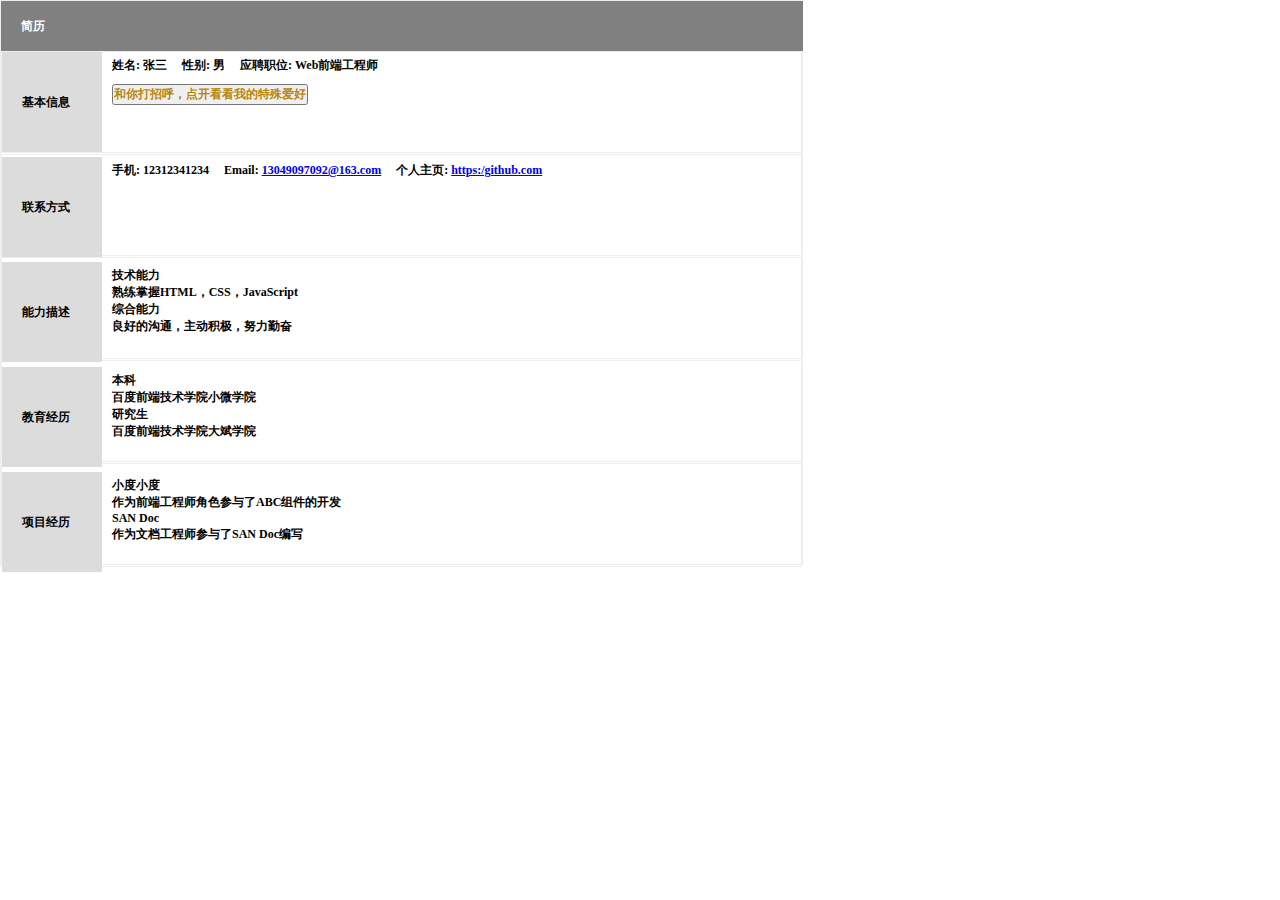
<file: 001/remuse01.html>
<!DOCTYPE html>
<html>
	<head>
		<meta charset="UTF-8"/>
		<title>简历</title>
		<link rel="stylesheet" type="text/css" href="css/style_3.css"/>
	</head>
	<body>
		<div class="wrap">
			<div class="resume">
				<h1>简历</h1>
			</div>
			<div class="main">
				<div class="message">
					<div class="left">
						<h2>基本信息</h2>
					</div>
					<div class="right">
						<span class="bold">姓名:</span>
						<span>张三&nbsp;&nbsp;&nbsp;&nbsp;</span>
						<span class="bold">性别:</span>
						<span>男&nbsp;&nbsp;&nbsp;&nbsp;</span>
						<span class="bold">应聘职位:</span>
						<span>Web前端工程师</span><br />
						<input type="button" name="btn" id="btn" value="和你打招呼，点开看看我的特殊爱好" style="margin-top: 10px;color: darkgoldenrod;" onclick="btn()"/>
						<p id="hobby" style="color: darkorange;margin-top: 10px;"></p>
					</div>
				</div>
				
				<div class="message">
					<div class="left">
						<h2>联系方式</h2>
					</div>
					<div class="right">
						<span class="bold">手机:</span>
						<span>12312341234&nbsp;&nbsp;&nbsp;&nbsp;</span>
						<span class="bold">Email:</span>
						<span><a href="13049097092@163.com">13049097092@163.com</a>&nbsp;&nbsp;&nbsp;&nbsp;</span>
						<span class="bold">个人主页:</span>
						<span><a href="https://github.com">https:/github.com</a>&nbsp;&nbsp;&nbsp;&nbsp;</span>
					</div>
				</div>
				
				<div class="message">
					<div class="left">
						<h2>能力描述</h2>
					</div>
					<div class="right">
						<h3>技术能力</h3>
						<span>熟练掌握HTML，CSS，JavaScript</span>
						<h3>综合能力</h3>
						<span>良好的沟通，主动积极，努力勤奋</span>
					</div>
				</div>
				
				<div class="message">
					<div class="left">
						<h2>教育经历</h2>
					</div>
					<div class="right">
						<h3>本科</h3>
						<span>百度前端技术学院小微学院</span>
						<h3>研究生</h3>
						<span>百度前端技术学院大斌学院</span>
					</div>
				</div>
			
				<div class="message">
					<div class="left">
						<h2>项目经历</h2>
					</div>
					<div class="right">
						<h3>小度小度</h3>
						<span>作为前端工程师角色参与了ABC组件的开发</span>
						<h3>SAN Doc</h3>
						<span>作为文档工程师参与了SAN Doc编写</span>
					</div>
				</div>
				<script type="text/javascript">
					var hobby=document.getElementById("hobby");
					var btn=function(){
						hobby.innerHTML="我喜欢打篮球，喜欢跑步，喜欢看外国文学作品。"
					}
				</script>
			</div>
		</div>
	</body>
</html>
</file>
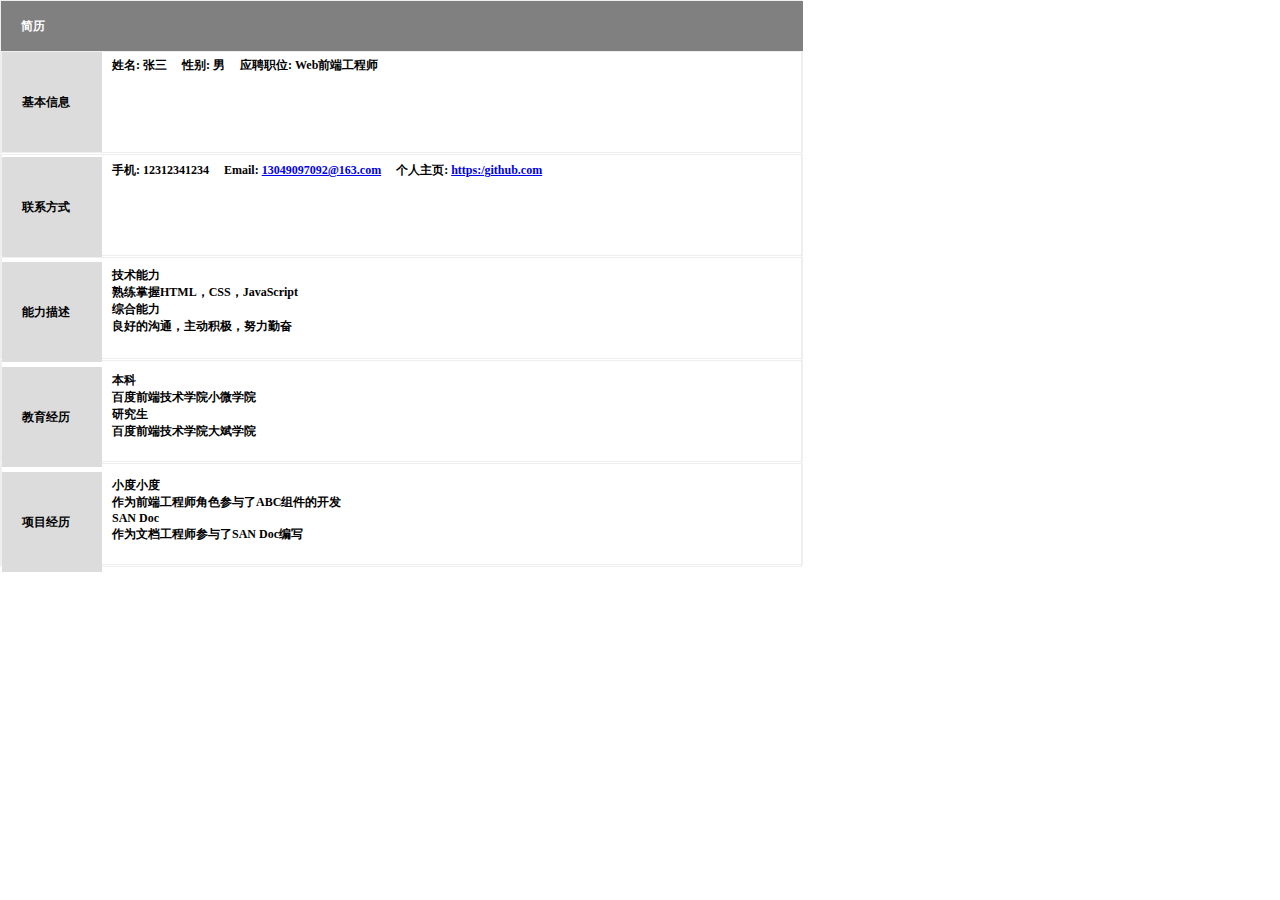
<file: 001/resume.html>
<!DOCTYPE html>
<html>
	<head>
		<meta charset="UTF-8"/>
		<title>简历</title>
		<link rel="stylesheet" type="text/css" href="css/style_3.css"/>
	</head>
	<body>
		<div class="wrap">
			<div class="resume">
				<h1>简历</h1>
			</div>
			<div class="main">
				<div class="message">
					<div class="left">
						<h2>基本信息</h2>
					</div>
					<div class="right">
						<span class="bold">姓名:</span>
						<span>张三&nbsp;&nbsp;&nbsp;&nbsp;</span>
						<span class="bold">性别:</span>
						<span>男&nbsp;&nbsp;&nbsp;&nbsp;</span>
						<span class="bold">应聘职位:</span>
						<span>Web前端工程师</span>
					</div>
				</div>
				
				<div class="message">
					<div class="left">
						<h2>联系方式</h2>
					</div>
					<div class="right">
						<span class="bold">手机:</span>
						<span>12312341234&nbsp;&nbsp;&nbsp;&nbsp;</span>
						<span class="bold">Email:</span>
						<span><a href="13049097092@163.com">13049097092@163.com</a>&nbsp;&nbsp;&nbsp;&nbsp;</span>
						<span class="bold">个人主页:</span>
						<span><a href="https://github.com">https:/github.com</a>&nbsp;&nbsp;&nbsp;&nbsp;</span>
					</div>
				</div>
				
				<div class="message">
					<div class="left">
						<h2>能力描述</h2>
					</div>
					<div class="right">
						<h3>技术能力</h3>
						<span>熟练掌握HTML，CSS，JavaScript</span>
						<h3>综合能力</h3>
						<span>良好的沟通，主动积极，努力勤奋</span>
					</div>
				</div>
				
				<div class="message">
					<div class="left">
						<h2>教育经历</h2>
					</div>
					<div class="right">
						<h3>本科</h3>
						<span>百度前端技术学院小微学院</span>
						<h3>研究生</h3>
						<span>百度前端技术学院大斌学院</span>
					</div>
				</div>
			
				<div class="message">
					<div class="left">
						<h2>项目经历</h2>
					</div>
					<div class="right">
						<h3>小度小度</h3>
						<span>作为前端工程师角色参与了ABC组件的开发</span>
						<h3>SAN Doc</h3>
						<span>作为文档工程师参与了SAN Doc编写</span>
					</div>
				</div>
				
			</div>
		</div>
	</body>
</html>
</file>
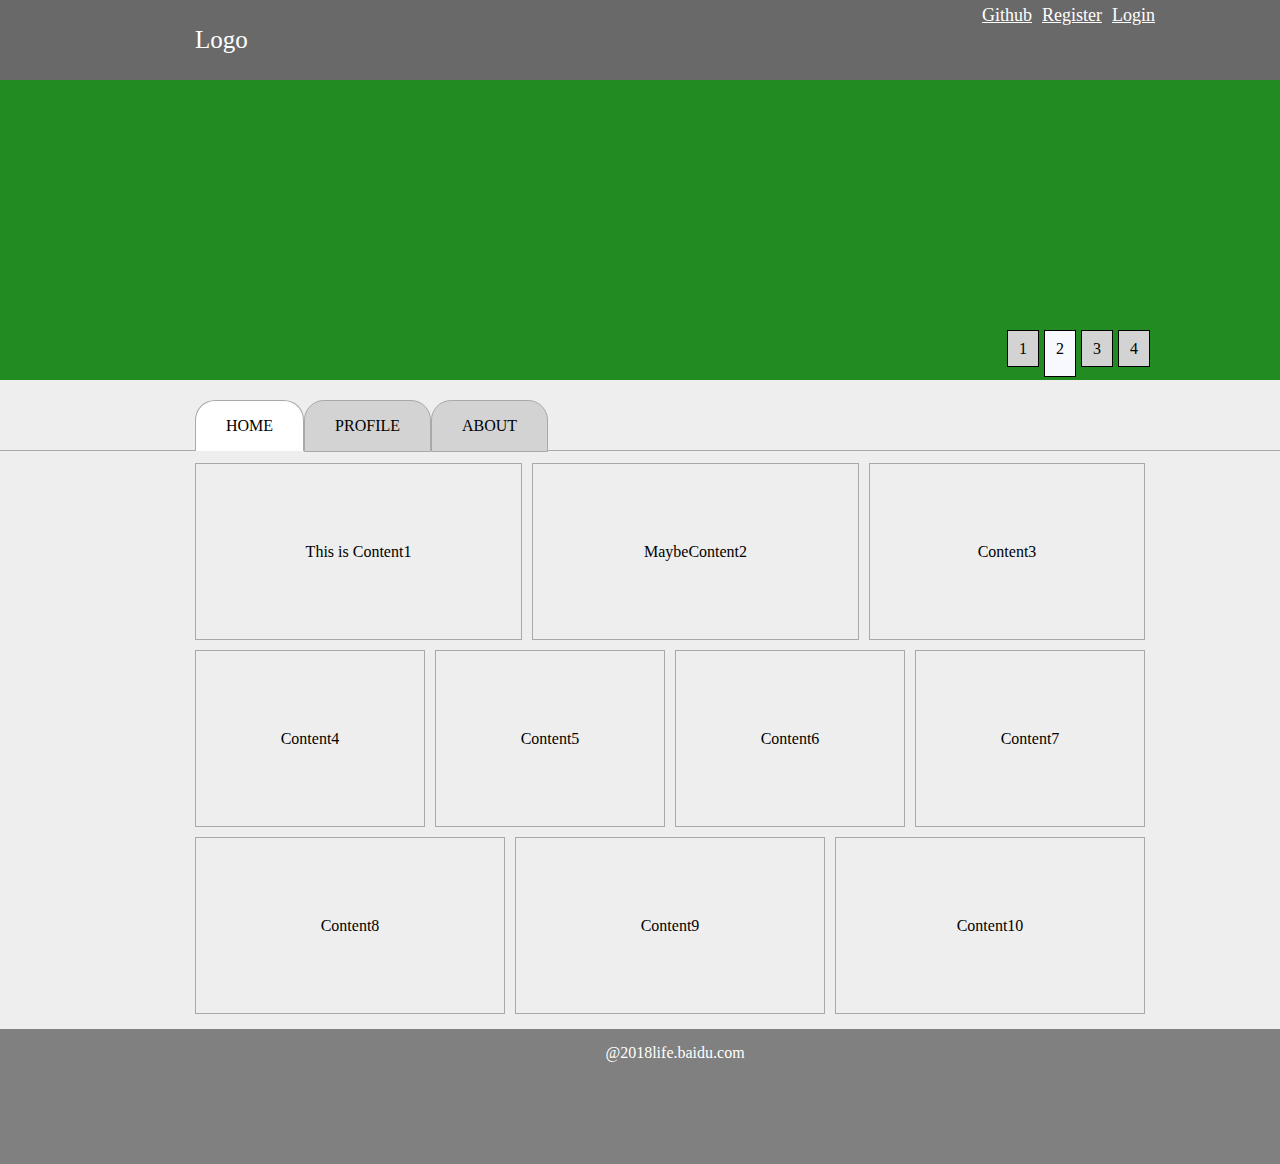
<file: 002/demo.html>
<html>
	<head>
		<title>布局练习</title>
		<meta charset="UTF-8"/>
	<link rel="stylesheet" type="text/css" href="css.css"/>
	</head>
	<body>
		<div class="wrap">
			<div class="header">
				<div class="header_mid">
					<div class="header_mid_left">
						Logo
					</div>
					<div class="header_mid_right">
						<ul>
							<li><a href="#">Login</a></li>
							<li><a href="#">Register</a></li>
							
							<li><a href="#">Github</a></li>
						</ul>
					</div>
				</div>
			</div>
			<div class="banner">
				<ul>
					<li>4</li>
					<li>3</li>
					<li style="height: 45px;background: ghostwhite;;">2</li>
					<li>1</li>
				</ul>
			</div>
			<div class="nav">
				<div class="nav_mid">
					<span style="border-bottom: none;background: white;">HOME</span>
					<span>PROFILE</span>
					<span>ABOUT</span>
				</div>
			</div>
			<div class="content">
				<div class="content_mid">
					<div id="div1">This is Content1</div>
					<div id="div2">MaybeContent2</div>
					<div id="div3">Content3</div>
					<div class="line-two">Content4</div>
					<div class="line-two">Content5</div>
					<div class="line-two">Content6</div>
					<div class="line-two">Content7</div>
					<div class="line-three">Content8</div>
					<div class="line-three">Content9</div>
					<div class="line-three">Content10</div>
				</div>
			</div>
			<div class="footer">
				@2018life.baidu.com
			</div>
		</div>
	</body>
</html>
</file>
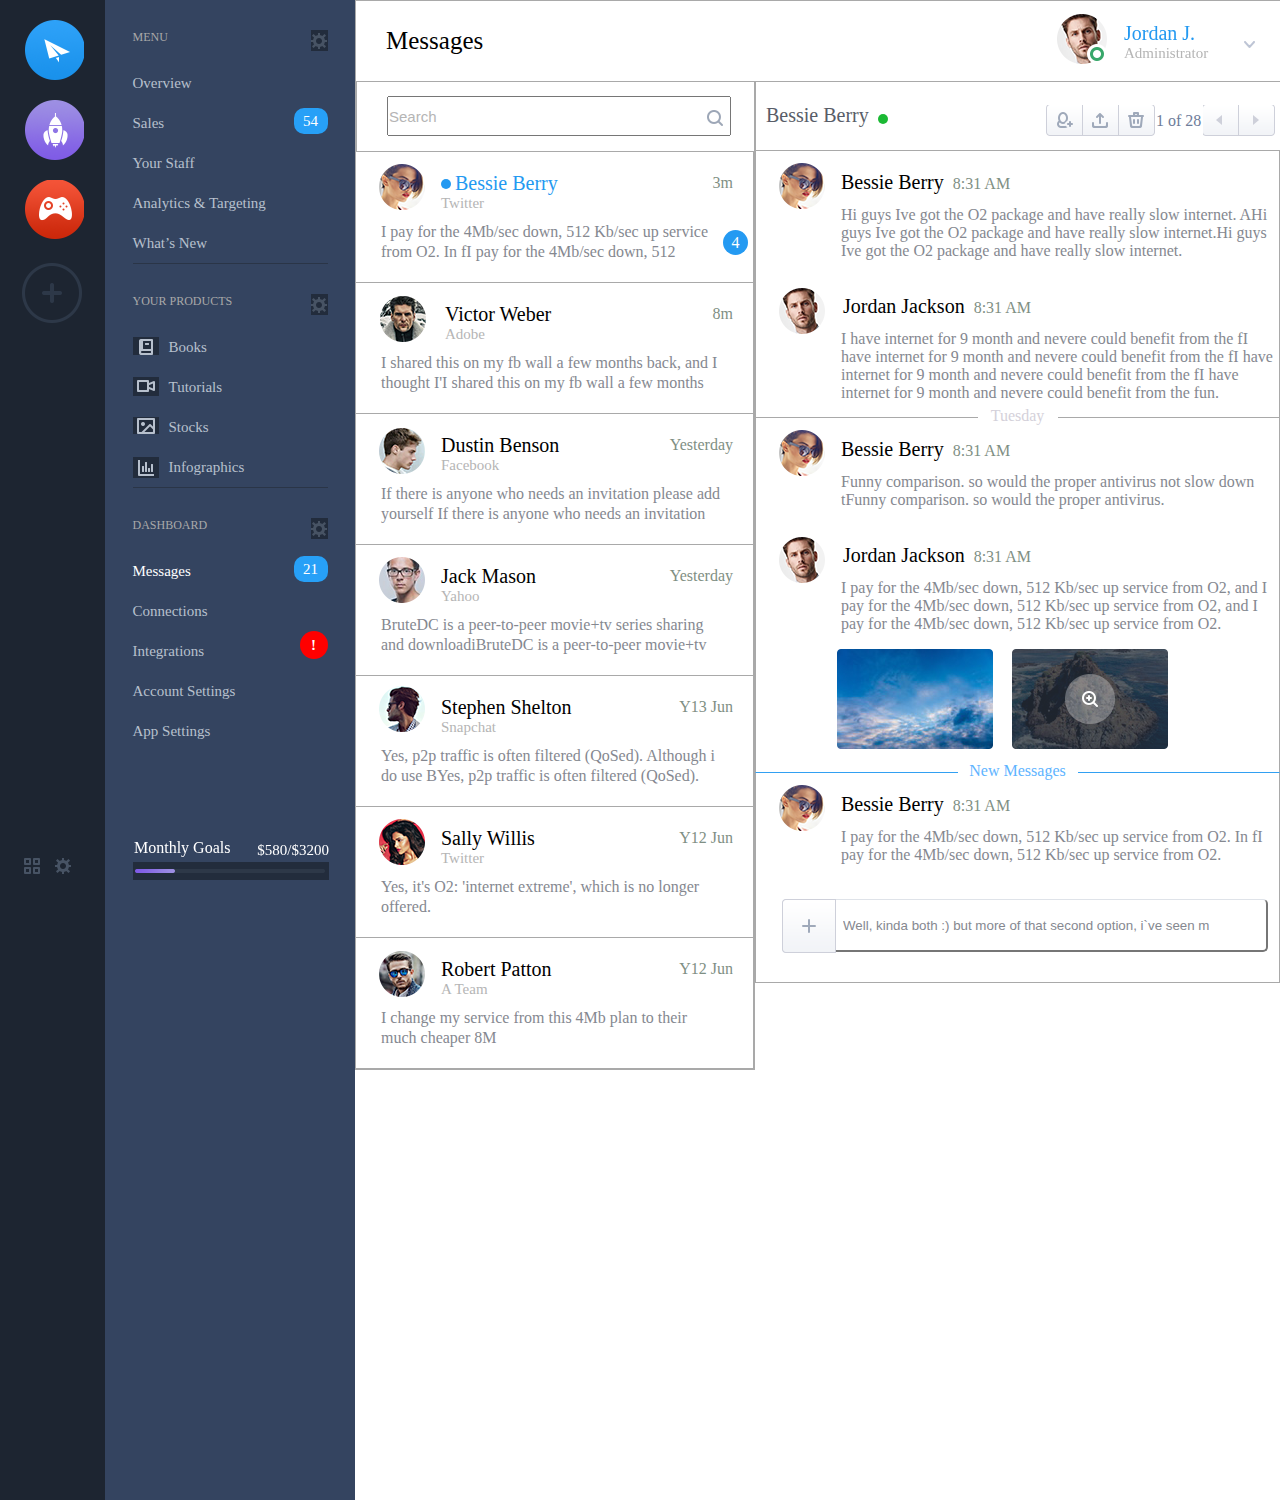
<file: 004/demo.html>
<!DOCTYPE html>
<html>
	<head>
		<meta charset="UTF-8">
		<title></title>
	<link rel="stylesheet" type="text/css" href="demo.css"/>
	</head>
	<body>
		<div class="wrap"><!-- wrap开始-->
			<div class="sub"><!-- sub开始-->
				<ul>
					<li><img src="images/sub_05.png"/></li>								
					<li><img src="images/sub_09.png"/></li>						
					<li><img src="images/sub_13.png"/></li>			
					<li><img src="images/sub14.png"/></li>
				</ul>
				<span>
					<img src="images/sub-bottom_07.png"/>&nbsp;
					<img src="images/sub-bottom_09.png"/>
				</span>
				
			</div>	<!--sub结束-->
			<div class="menu"> <!-- menu开始-->
				<div class="menu_content" id="menu_content1">
					<span class="menu_top">
						MENU
					
						<img src="images/menu_01.png"/>
					</span>
						<ul>
							<li>Overview</li>
							<li>Sales   <span class="newNumber" style="color: white;">54</span></li>   
							<li>Your Staff</li>
							<li>Analytics & Targeting</li>
							<li>What’s New</li>
						</ul>
					
				</div>
				<div class="menu_content" id="menu_content2">
					<span class="menu_top">
						YOUR&nbsp;PRODUCTS
						<img src="images/menu_01.png"/>
					</span>
						<ul>
							<img src="images/menu_02.png"/><li>Books</li>
							<img src="images/menu_03.png"/><li>Tutorials</li>
							<img src="images/menu_04.png"/><li>Stocks</li>
							<img src="images/menu_05.png"/><li>Infographics</li>
							
						</ul>
					
				</div>
				<div class="menu_content" id="menu_content3">
					<span class="menu_top">
						DASHBOARD
						<img src="images/menu_01.png"/>
					</span>
						<ul>
							<li style="color: white;">Messages<span class="newNumber" style="color: white;">21</span></li>
							<li>Connections</li>
							<li>Integrations <span id="inte">!</span></li>
							<li>Account&nbsp;Settings</li>
							<li>App&nbsp;Settings</li>
						</ul>
				</div>
				<div class="menu_content" id="menu_content4">
					<span>Monthly Goals</span>
					<span style="float: right;font-size: 15px;padding-top: 3px;">$580/$3200</span>
					<div style="margin-top: 5px;"><img src="images/menu-botto,10.png"/></div>
				</div>
			</div>	<!--menu结束-->
			<div class="main">  <!-- main开始-->
				<div class="main_top">    <!-- main_top开始-->
					<span style="display: inline-block;font-size: 25px;line-height: 80px;padding-left: 30px;">Messages</span>
					<span style="display: block;float: right;width: 220px;height: 100%;position: fixed;right: 5px;top: 12px;">
						<img src="images/img_13.png"/ style="float: left;padding-right: 15px;">
						<img src="images/img000.png" style="float: right;;margin-top: 25px;margin-right: 15px;"/>
						<p class="name" style="padding-top: 10px;color: #2399f1;">Jordan J.</p>
						<p class="idcard">Administrator</p>
						
					</span>
				</div>	<!--main_top结束-->
				<div class="main_left"><!-- main_left开始-->
					<div class="left_top"style="position: relative;">
						<input type="text" name="" class="idcard" value="Search" style="width: 340px;height: 36px;margin: 15px 0 0 30px;" />
						<img src="images/research1.png" style="position: absolute;right: 30px;top: 25px;"/>
					</div>
					<div class="person">
						<span class="message" style="position: relative;">
							<img src="images/img_23.png"/ style="float: left;padding-right: 15px;">
							<span style="display: inline-block;height: 10px;width: 10px;background: #2399f1;border-radius: 10px;position: relative;top: 3px;">&nbsp;&nbsp</span>
							<p class="name" style="display: inline-block;padding-top: 10px;color: #2399f1;">Bessie Berry</p>
							<span class="add">3m</span>
							<p class="idcard">Twitter</p>
						</span>
						<span style="height: 25px;width: 25px;background: #249Af2;border-radius: 25px;text-align: center;line-height: 25px;float: right;margin-top: 8px;margin-right: 5px;color: white;">4</span>
						<p class="news" style="display: inline-block;">I pay for the 4Mb/sec down, 512 Kb/sec up service from O2. In fI pay for the 4Mb/sec down, 512 Kb/sec up service from O2. In f</p>
						
					</div>
					<div class="person">
						<span class="message" style="position: relative;">
							<img src="images/img_40.png"/ style="float: left;padding-right: 15px;">	
							<p class="name" style="display: inline-block;padding-top: 10px;">Victor Weber</p>
							<span class="add">8m</span>
							<p class="idcard">Adobe</p>
						</span>
						<p class="news" style="display: inline-block;">I shared this on my fb wall a few months back, and I thought I'I shared this on my fb wall a few months back, and I thought I'</p>
					</div>
					<div class="person">
						<span class="message" style="position: relative;">
							<img src="images/img_64.png"/ style="float: left;padding-right: 15px;">	
							<p class="name" style="display: inline-block;padding-top: 10px;">Dustin Benson</p>
							<span class="add">Yesterday</span>
							<p class="idcard">Facebook</p>
						</span>
						<p class="news" style="display: inline-block;">If there is anyone who needs an invitation please add yourself If there is anyone who needs an invitation please add yourself </p>
					</div>
					<div class="person">
						<span class="message" style="position: relative;">
							<img src="images/img_78.png"/ style="float: left;padding-right: 15px;">	
							<p class="name" style="display: inline-block;padding-top: 10px;">Jack Mason</p>
							<span class="add">Yesterday</span>
							<p class="idcard">Yahoo</p>
						</span>
						<p class="news" style="display: inline-block;">BruteDC is a peer-to-peer movie+tv series sharing and downloadiBruteDC is a peer-to-peer movie+tv series sharing and downloadi</p>
					</div>
					<div class="person">
							<span class="message" style="position: relative;">
							<img src="images/img_92.png"/ style="float: left;padding-right: 15px;">	
							<p class="name" style="display: inline-block;padding-top: 10px;">Stephen Shelton</p>
							<span class="add">Y13&nbsp;Jun</span>
							<p class="idcard">Snapchat</p>
						</span>
						<p class="news" style="display: inline-block;">Yes, p2p traffic is often filtered (QoSed). Although i do use BYes, p2p traffic is often filtered (QoSed). Although i do use B</p>
					</div>
					<div class="person">
						<span class="message" style="position: relative;">
							<img src="images/img_106.png"/ style="float: left;padding-right: 15px;">	
							<p class="name" style="display: inline-block;padding-top: 10px;">Sally Willis</p>
							<span class="add">Y12&nbsp;Jun</span>
							<p class="idcard">Twitter</p>
						</span>
						<p class="news" style="display: inline-block;">Yes, it's O2: 'internet extreme', which is no longer offered.</p>	
					</div>
					<div class="person">
						<span class="message" style="position: relative;">
							<img src="images/img_120.png"/ style="float: left;padding-right: 15px;">	
							<p class="name" style="display: inline-block;padding-top: 10px;">Robert Patton</p>
							<span class="add">Y12&nbsp;Jun</span>
							<p class="idcard">A Team</p>
						</span>
						<p class="news" style="display: inline-block;">I change my service from this 4Mb plan to their much cheaper 8M</p>	
					</div>
				</div> 	<!--main_left结束-->
				<div class="main_right"> <!-- main_right开始-->
					
					<div class="right_top">
						<span style="display: inline-block;color: #585D68;font-size: 20px;line-height: 70px;padding-left: 10px;">Bessie Berry</span>
						<span style="display: inline-block;height: 10px;width: 10px;border-radius: 10px;background: #1BB934;position: relative;left: 5px;top: 6px;">&nbsp;</span>
						<span style="height: 70px;width: 300px;float: right;">
							<a href="#"><img src="images/right-top_10.png"/></a>
							<a href="#"><img src="images/right-top_11.png"/></a>
							<a href="#"><img src="images/right-top_12.png"/></a>
							<p style="float: left;color: #6d7c9a;font-size: 16px;line-height: 70px;position: relative;left: 65px;top: 6px;margin: 0 2px;">1&nbsp;of&nbsp;28</p>
							<a href="#"><img src="images/right-top_14.png"/></a>
							<a href="#"><img src="images/right-top_15.png"/></a>
						</span>
					</div>
					<div class="right_content" id="right_content1">
						
							<span class="message" style="position: relative;">
							<img src="images/img_23.png"/ style="float: left;padding-right: 15px;">	
							<p class="name" style="display: inline-block;padding-top: 10px;">Bessie Berry</p>
							<span class="add1">8:31 AM</span>
							</span>
							<p class="right_news" style="display: inline-block;">Hi guys Ive got the O2 package and have really slow internet. AHi guys Ive got the O2 package and have really slow internet.Hi guys Ive got the O2 package and have really slow internet. </p>
							
							<span class="message" style="position: relative;">
							<img src="images/img_39.png"/ style="float: left;padding-right: 15px;">	
							<p class="name" style="display: inline-block;padding-top: 10px;">Jordan Jackson</p>
							<span class="add1">8:31 AM</span>
							</span>
							<p class="right_news" style="display: inline-block;">I have internet for 9 month and nevere could benefit from the fI have internet for 9 month and nevere could benefit from the fI have internet for 9 month and nevere could benefit from the fI have internet for 9 month and nevere could benefit from the fun. </p>
							<span class="time1" >Tuesday</span>
						
					</div>
					<div class="right_content" id="right_content2" style="border-bottom: 1px solid  #32A0F2;">
					
							<span class="message" style="position: relative;">
							<img src="images/img_23.png"/ style="float: left;padding-right: 15px;">	
							<p class="name" style="display: inline-block;padding-top: 10px;">Bessie Berry</p>
							<span class="add1">8:31 AM</span>
							</span>
							<p class="right_news" style="display: inline-block;">Funny comparison. so would the proper antivirus not slow down tFunny comparison. so would the proper antivirus.</p>
							<span class="time2" >New Messages</span>
							
							<span class="message" style="position: relative;">
							<img src="images/img_39.png"/ style="float: left;padding-right: 15px;">	
							<p class="name" style="display: inline-block;padding-top: 10px;">Jordan Jackson</p>
							<span class="add1">8:31 AM</span>
							</span>
							<p class="right_news" style="display: inline-block;">I pay for the 4Mb/sec down, 512 Kb/sec up service from O2, and I pay for the 4Mb/sec down, 512 Kb/sec up service from O2, and I pay for the 4Mb/sec down, 512 Kb/sec up service from O2. </p>
							
							<img src="images/right-contentpng_07.png" style="margin-left: 80px;"/>
							<img src="images/right-contentpng_09.png" style="margin-left: 15px;"/><br /><br />
					</div>
					<div class="right_content" id="right_content3">
						<span class="message" style="position: relative;">
							<img src="images/img_23.png"/ style="float: left;padding-right: 15px;">	
							<p class="name" style="display: inline-block;padding-top: 10px;">Bessie Berry</p>
							<span class="add1">8:31 AM</span>
							</span>
							<p class="right_news" style="display: inline-block;">I pay for the 4Mb/sec down, 512 Kb/sec up service from O2. In fI pay for the 4Mb/sec down, 512 Kb/sec up service from O2.</p>		
							
							<div class="right_content_input">
								<a href="#" ;"><img src="images/right-input.png"/></a>
								<input type="text"   value="Well, kinda both :) but more of that second option, i`ve seen m" />
							</div>
					</div>
				</div>  <!--main_right结束-->
			</div>  <!--main结束-->
		</div>    <!--wrap结束-->
	</body>
</html>
</file>
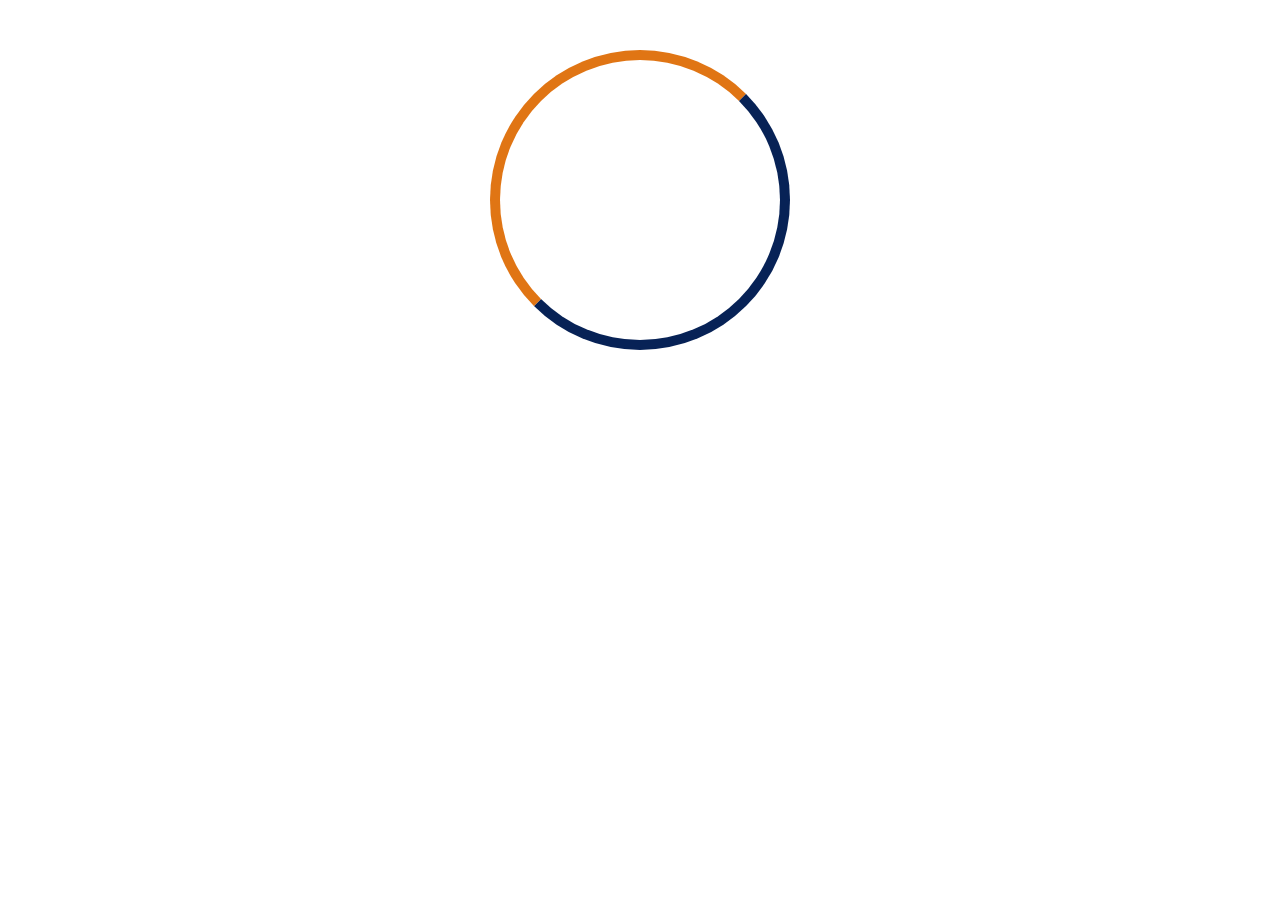
<file: 005/demo01.html>
<html>
	<head>
		<title>xxx</title>
		<meta charset="UTF-8"/>
		<style>
			a {
				margin: 0 auto;
				margin-top: 50px;
				
			}
			.demo,
			.img,
			.mask,
			.border {
				width: 300px;
				height: 300px;
				border-radius: 50%;
			}
			.demo {
				position: relative;
				display: block;
			}
			.img{
				background-size: cover;
				background-position: 50% 50%;
			}
			.mask,
			.border{
				position: absolute;
				left: 0;
				top: 0;
			}
			.mask {
				text-align: center;
				color:rgba(255,255,255,0);
				transition: all 0.5s ease-in;
			}
			.info {
				margin-top: 50%;
				transform:translateY(-50%)
			}
			.border {
				border: 10px solid #072256;
				border-left-color: #E07514;
				border-top-color: #E07514;
				box-sizing: border-box;
				transition: all 0.5s ease-in;
			}
			.demo:hover .mask {
				background-color: rgba(0, 0, 0, 0.5);
				color:rgba(255, 255, 255, 1);
			}
			.demo:hover .border{
				transform: rotate(180deg);
			}


		</style> 
	</head>
	<body>
		<a href="#" class="demo">
			<div class="img" style="background-image:url(http://ww3.sinaimg.cn/mw690/9c7cd2cdjw1e60hntjcq2j211y0lcq5e.jpg)"></div>
			<div class="mask">
				<div class="info">
					<h3>BEATIFUL DAY</h3>
					<p>Description goes here</p>
				</div>
			</div>
			<div class="border"></div>
		</a>
		

	</body>
</html>
</file>
<file: 001/css/style_3.css>
*{
	padding: 0;
	margin: 0;
	font-family: "微软雅黑";
	font-weight: bold;
	font-size: 12px;
	
}

h2{
	display: ;
}
.wrap{
	border: solid 1px #eee;
	width: 800px;
}
.resume{
	display: block;
	width: 782px;
	height:50px;
	background:grey;
	font: 20;
	color: white;
	line-height: 50px;
	padding-left: 20px;
}

.message{
	width: 100%;
	height: 100px;
	border: 1px solid #EEEEEE;
	margin-bottom: 1px;
	
	
	
}
.left{
	
	height: 100%;
	width: 80px;
	background: gainsboro;
	line-height: 100px;
	padding-left: 20px;
	float: left;
	

}
.right{
	display: block;
	width: 690px;
	height: 100%;
	padding-top: 5px;
	padding-left: 10px;
	float: left;
	
}
</file>
<file: 002/css.css>
*{
				padding: 0;
				margin: 0;
				list-style: none;
				
			}
			.wrap{
				width: 1350px;
				margin: 0 auto;
				background: #EEEEEE;
			}
			.header{
				width: 100%;
				height: 80px;
				background-color: dimgrey;
			}
			.header_mid{
				width: 960px;
				height: 80px;
				margin: 0 auto;
				color: white;
				position: relative;
				
			}
			.header_mid_left{
				line-height: 80px;
				float: left;
				font-size: 25px;
				
			}
			.header_mid_right li{
				float: right;
				margin-top: 5px;
				margin-left: 10px;
				font-size: 18px;
			}
			.header_mid_right a:link{
				color: white;
			}
			.banner{
				height: 300px;
				background: forestgreen;
				position: relative;
			}
			.banner ul{
				position: absolute;	
				top: 250px;
				right: 195px;
			}
			.banner li{
				float: right;
				width: 30px;
				height: 35px;
				background: lightgrey;
				border: solid 1px black;
				text-align: center;
				line-height: 35px;
				margin-right: 5px;
				
			}
			.nav{
				height: 70px;
				border-bottom: 1px solid darkgrey;
			}
			.nav_mid{
				height: 70px;
				width: 960px;
				margin: 0 auto;
				
			}
			.nav_mid span{
				display: inline-block;
				float: left;
				height: 50px;
				line-height: 50px;
				border: 1px solid darkgrey;
				
				margin-top: 20px;
				background: lightgrey;
				padding: 0 30px;
				border-radius: 20px 20px 0 0;
			}
			.content{
				clear: left;
				margin-top: 12px;
				background: white;
				
			}
			.content_mid{
				margin: 0 auto;
				width: 960px;
				
				
				
			}
			.content_mid div{
				
				height: 175px;
				line-height: 175px;
				text-align: center;	
				border: 1px solid darkgrey;
				float: left;
				margin-right: 10px;
				
			}
			#div1,
			#div2{
				width: 325px;
			}
			#div3{
				width: 274px;
			}
			.line-two{
				width: 228px;
				margin-top: 10px;
			}
			.line-three{
				width: 308px;
				margin-top: 10px;
				margin-bottom: 15px;
			}
			.footer{
				clear: both;
				height: 120px;
				background: grey;
				text-align: center;
				color: white;
				padding-top: 15px;
				
			}
</file>
<file: 004/demo.css>
body{
	background: black;
}
*{
	padding: 0;
	margin: 0;
	font: "微软雅黑";
	list-style: none;
	
}
li{
	color: #b7c0cd;
	height: 40px;
	line-height: 40px;
	font-size: 15px;
}
p{
	font: 12px;
}
.wrap{
	height: 1500px;
	background: white;
	
}
.sub{
	width: 105px;
	height: 100%;
	background: #1D2531;
	float: left;
	text-align: center;
}
.sub ul{
	position: fixed;
	top: 20px;
	left: 20px;
}
.sub li{
	height: 80px;
}
.sub span{
	position: fixed;
	left: 20px;
	bottom: 20px;
}
.menu{
	width: 250px;
	height: 100%;
	background: #344460;
	float: left;
}
.menu_content{
	width: 195PX;
	border-bottom: 1px solid #2A3547;
	margin: 0 auto;
}

.menu_top{
	display: block;
	color: darkgray;
	font-size: 12px;
	margin: 30px 0px 18px 0;
}

.newNumber{
	display: inline-block;
	width: 34px;
	height: 26px;
	background: #27A0F7;
	text-align: center;
	line-height: 26px;
	border-radius: 10px;
	float: right;
	margin-top: 5px;
	
	
}
#inte{
	display: inline-block;
	height: 28px;
	width: 28px;
	line-height: 28px;
	text-align: center;
	font-size: 15px;
	color: white;
	font-weight: 700;
	background: red;
	border-radius: 28px;
	float: right;
}

.menu_content img{
	float: right;
}
.menu_content ul img{
	float: left;
	margin: 10px 10px auto 0px;
}
#menu_content3{
	border-bottom: none;
	
}
#menu_content4{
	border-bottom: none;
	color: white;
	position: fixed;
	bottom: 20px;
	left: 134px;
}
.main{
	width: calc(100% - 355px);
	height: 1020px;
	float: left;
}

.name{
	font-size: 20px;
}
.idcard{
	font-size: 15px;
	color: #B5B5B5
}
.main_top{
	height: 80px;
	width: 100%;
	float: left;
	border: 1px solid #A9A9A9;
	position: fixed;
	z-index: 999;
	background: white;
}
.main_left,
.main_right{
	margin-top: 80px;
}
.left_top,
.right_top{
	height: 70px;
	border: 1px solid #A9A9A9;
	border-top: none;
	border-right: none;
	width: 100%;
}
.right_top a{
	display: inline-block;
	height: 36px;
	width: 36px;
	
	float: left;
	position: relative;
	top: 25px;
	left: 65px;
}

.main_left{
	width: 398px;
	float: left;
	border: 1px solid #A9A9A9;
}
.person{
	height: 130px;
	border-bottom: 1px solid #A9A9A9;
	border-right: 1px solid #A9A9A9;
}
.message{
	display: block;
	float: left;
	width: 100%;
	height: 60px;
	margin-top: 10px;
	margin-left: 20px;
	
}
.add{
	display: inline-block;
	position: absolute;
	right: 40px;
	top: 12px;
	color: #7f8f84;
}
.news{
	color: #858890;
	height: 40px;
	width: calc(100% - 55px);
	line-height: 20px;
	padding-left: 25px;
	overflow: hidden;
}


.main_right{
	width: calc(100% - 400px);
	height: 940px;
	float: left;
}
.main_right div{
	position: relative;
	0 0;
}
.right_content{
	border: 1px solid #A9A9A9;
	border-top: none;
	
}
.right_news{
	color: #858890;
	position: relative;
	top: -15px;
	left: 85px;
	
	width: calc(100% - 85px);
}
.add1{
	color: #7f8f84;
	margin-left: 5px;
}
.time1,
.time2{
	
	display: block;
	text-align: center;
	height: 20px;
	
	
	background: white;
}
.time1{
	width: 80px;
	position: absolute;
	bottom: -10px;
	left: calc(50% - 40px);
	color: #d4d1da;
}
.time2{
	color: #5EB4FF;
	width: 120px;
	position: absolute;
	bottom: -10px;
	left: calc(50% - 60px);
	
}


.right_content_input{
	position: relative;
	margin: 20px 0 30px 25px ;
}
.right_content_input a{
	display: inline-block;
	position: absolute;
	bottom: -5px;
	z-index: 2;
}
.right_content_input input{
	display: inline-block;
	height: 50px;
	width: 85%;
	position: relative;
	bottom: 0;
	left: 0px;
	z-index: 0;
	padding-left: 60px;
	color: #858890;
	border-radius: 5px;
	border-top: 1px solid #DFE3E9;
}
</file>
